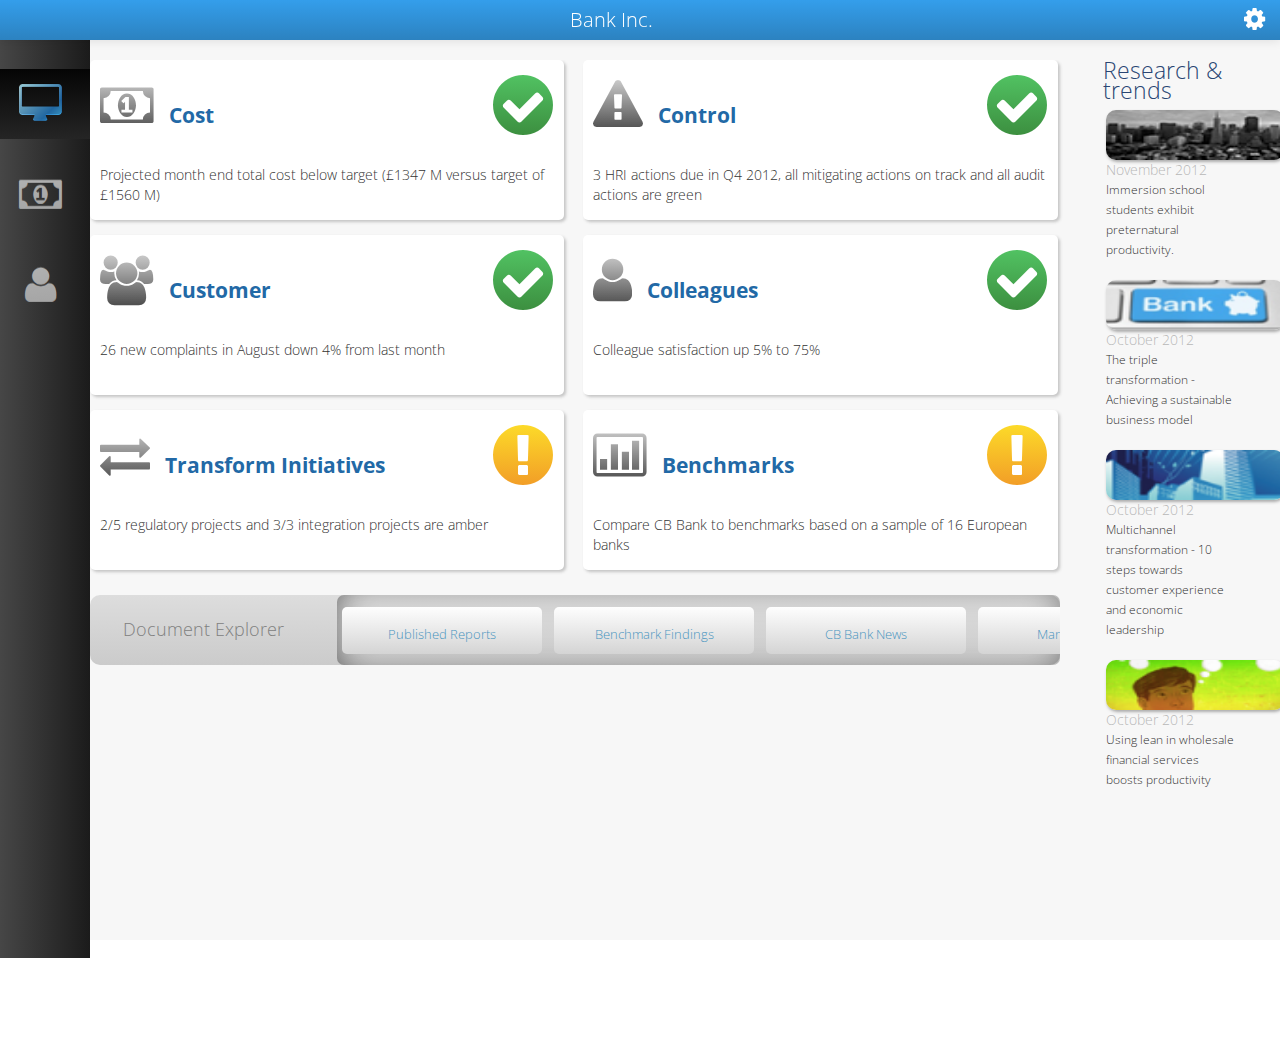
<file: app/index.html>
<!doctype html>
<html lang="en" ng-app="McApp">
<head>
  <link href='http://fonts.googleapis.com/css?family=Open+Sans:400,300' rel='stylesheet' type='text/css'>
  <meta charset="utf-8">
  <title>My AngularJS App</title>
  <link rel="stylesheet" href="css/bootstrap.min.css"/>
  <link rel="stylesheet" href="css/font-awesome.css"/>
  <link rel="stylesheet" href="css/app.css"/>
  <link rel="stylesheet" href="css/partial-headcount.css">
  <link rel="stylesheet" href="css/capacity_tab.css"/>
  <link rel="stylesheet" href="css/colleagues_tab.css">
</head>
<body>
    <div class="navbar navbar-fixed-top">
      <div class="navbar-inner">
        <div class="container-fluid">
          <a class="brand" href="#">Bank Inc.</a>
          <a class="cog" href="#">
            <i class="icon-cog"></i>
          </a>
        </div>
      </div>
    </div>

    <div class="container-fluid nospace">
      <div class="row-fluid nospace tall">
        <div class="span1">
          <div class="sidebar-nav">
            <ul class="nav nav-list">
              <li class="active"><a href="index.html#/home"><i class="icon-desktop"></i></a></li>
              <li><a href="index.html#/cost"><i class="icon-money"></i></a></li>
              <li><a href="index.html#/colleagues"><i class="icon-user"></i></a></li>
            </ul>
          </div><!--/. -->
        </div><!--/span-->
        <div class="span11">
          <div ng-view class="views" ng-controller="HomeFragmentController"></div>
        </div><!--/span-->
      </div><!--/row-->

    </div><!--/.fluid-container-->







  <script src="lib/d3.v3.js"></script>
  <script src="lib/jquery-1.9.1.min.js"></script>
  <script src="lib/highcharts.js"></script>
  <script src="lib/underscore.js"></script>
  <script src="lib/angular/angular.js"></script>
  <script src="js/filters.js"></script>
  <script src="js/app.js"></script>
  <script src="js/services.js"></script>
  <script src="js/controllers.js"></script>
  <script src="js/directives.js"></script>
  <script src="lib/angular/angular-resource.js"></script>
  <script>
    $('.nav-list li').on('click', function(e){
      $('.active').removeClass('active');
      $(this).addClass('active');
    });
  </script
</body>
</html>
</file>
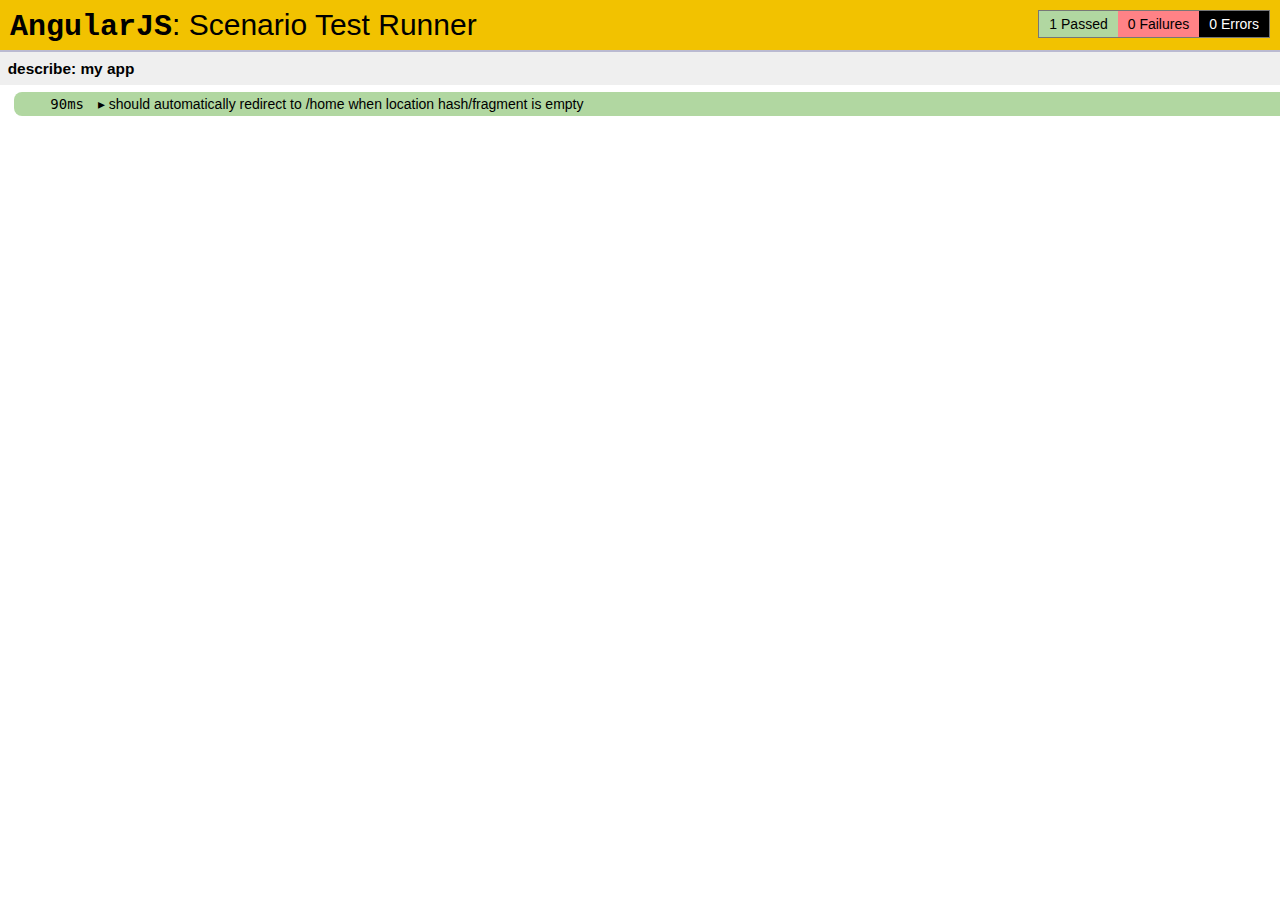
<file: test/e2e/runner.html>
<!doctype html>
<html lang="en">
  <head>
    <title>End2end Test Runner</title>
    <script src="../lib/angular/angular-scenario.js" ng-autotest></script>
    <script src="scenarios.js"></script>
  </head>
  <body>
  </body>
</html>
</file>
<file: app/css/app.css>
/* app css stylesheet */

html{
  overflow: hidden;
}

html,body,.row-fluid.tall,.container-fluid, .span1,.span11, .sidebar-nav{
  height: 100%;
  font-family: 'Open Sans', sans-serif;
  font-weight: 300;
}
body {
  margin-top: 40px;
}
.sidebar-nav {
  padding: 9px 0;
  background: -webkit-linear-gradient(left, rgba(38,38,38,0.85) 0%,rgba(27,27,27,1) 100%);
}
.menu {
  list-style: none;
  border-bottom: 0.1em solid black;
  margin-bottom: 2em;
  padding: 0 0 0.5em;
}

.menu:before {
  content: "[";
}

.menu:after {
  content: "]";
}

.menu > li {
  display: inline;
}

.menu > li:before {
  content: "|";
  padding-right: 0.3em;
}

.menu > li:nth-child(1):before {
  content: "";
  padding: 0;
}

.navbar a.brand{
  margin-left:43%;
  color: white;
  text-shadow: none;
}

.nav-list > li > a{
  padding: 15px;
}


.navbar-inner{
  border:none;
  background-image: -webkit-gradient(linear,0 0,0 100%,from(#349EEB),to(#2C82C0));
}

.container-fluid.nospace{
  padding: 0;
}

.row-fluid.nospace > [class*="span"]{
  margin-left: 0px;
}

.navbar a.cog{
  font-size: 25px;
  color: white;
  float: right;
  margin-top: 7px;
  margin-right: 15px;
}

ul.nav.nav-list [class^="icon-"]::before,
ul.nav.nav-list [class*=" icon-"]::before, .grayIcon::before {
  background: -webkit-linear-gradient(top, rgba(148,148,148,0.5) 0%,rgba(76,76,76,1) 100%);
  -webkit-background-clip: text;
  -webkit-text-fill-color: transparent;
  display: initial;  reset Font Awesome's display:inline-block
}



ul.nav.nav-list li.active [class^="icon-"]::before,
ul.nav.nav-list li.active [class*=" icon-"]::before {
  background: -webkit-linear-gradient(-45deg, rgba(184,242,253,1) 0%,rgba(41,127,198,1) 70%,rgba(81,204,250,1) 100%);
  -webkit-background-clip: text;
  -webkit-text-fill-color: transparent;
  display: initial; /* reset Font Awesome's display:inline-block */
}

.span1{
  width: 7%!important;
}

.views{
  margin-top:20px;
  overflow: hidden;
}

.span11{
  width: 93%!important;
  background-color: #F7F7F7;
}

ul.nav.nav-list li{
  font-size: 40px;
  margin-top: 20px;
}


ul.nav.nav-list li.active a{
  background: -webkit-gradient(linear,0 0,0 100%,from(#050505),to(#252525));
}

.dashBoardBox{
  background: white;
  border-radius: 5px;
  box-shadow: 2px 2px 3px rgba(84,84,84,0.3);
  height: 160px;
  margin-right: 2%;
  margin-left: 0!important;
}

.dashBoardBox:nth-child(n+3){
  margin-top: 1.5%;
}

.row-fluid .span6{
  width:48%;
}

.footer-scroll{
  height: 70px;
  margin-right: 20px;
  background: -webkit-linear-gradient(top, rgba(221,221,221,1) 0%,rgba(203,203,203,1) 100%);
  border-radius: 10px;
  margin-top: 25px;
}

.footer-scroll > .span9{
  box-shadow: inset -11px 0px 37px -17px rgba(1, 1, 1, 0.5), inset 25px 0px 37px -27px rgba(1,1,1,0.5);
  padding-left: 5px;
  padding-right: 15px;
  height: 100%;
  border-radius: 7px;
}

.footerlabel{
  text-align: center;
  margin-top: 24px;
  font-size: 18px;
  color: grey;
}
.footer-scroll .span12{
  overflow-x: scroll;
  max-height: 60px;
  width: 150%;
}

.dashBoardBox i.bigicon{
  margin-right: 15px;
  color: #8A8A8A;
  font-size: 50px;
}

.dashBoardBox h2,h3{
  color: #2269A6;
  font-size: 21px;
}

.dashBoardBox .row-fluid [class*="span"]{
  padding:  10px;
}

.dashBoardBox i.icon-ok-sign, .dashBoardBox i.icon-exclamation-sign{
  float: right;
  font-size: 70px;
  padding-right: 1%;
}

i.icon-exclamation-sign::before {
  background: -webkit-linear-gradient(top, rgba(253,223,41,1) 0%,rgba(241,152,39,1) 100%);
  -webkit-background-clip: text;
  -webkit-text-fill-color: transparent;
  display: initial; /* reset Font Awesome's display:inline-block */
}
i.icon-ok-sign::before {
  background: -webkit-linear-gradient(top, rgba(83,198,101,1) 0%,rgba(58,138,60,1) 100%);
  -webkit-background-clip: text;
  -webkit-text-fill-color: transparent;
  display: initial; /* reset Font Awesome's display:inline-block */
}
i.icon-remove-sign::before {
  background: -webkit-linear-gradient(top, #E63842,#D02A21 100%);
  -webkit-background-clip: text;
  -webkit-text-fill-color: transparent;
  display: initial; /* reset Font Awesome's display:inline-block */
}

.span2 >div > p{
  font-size: 23px;
  color: #294673;
}

.sidebarright.row-fluid .picture{
  width: 100%;
  height: 50px;
  border-radius: 10px;
  box-shadow: 1px 2px 3px rgba(100,100,100,0.5);
  cursor: pointer;
}
.sidebarright .span12{
  margin-bottom: 20px;
}

.sideBarWrap{
  overflow-y:scroll;
  overflow-x:visible;
  max-height: 620px;
}
.sidebarright.row-fluid{
  height: 1000px;
}

.footerDoc{
  color: #4995BF;
  padding-top: 1%;
  text-align: center;
  width: 200px;
  font-size: 13px;
  background: -webkit-linear-gradient(top, #FEFEFE 0%,#D4D4D4 100%);
  border-radius: 5px;
  height: 30px;
  margin-top: 12px;
  margin-right: 12px;
  cursor: pointer;
}

.span9::-webkit-scrollbar {
    display: none;
}

::-webkit-scrollbar{
  display: none;
}

/*******************************
Styles for cost.html partial
************************/
.boxHeader{
  color: #367FB2;
  background: -webkit-linear-gradient(top, #EFEFEF 0%,#E1E1E1 100%);
  padding: 15px;
  font-size: 18px;
  box-shadow:0px 3px 20px -10px black;
  border-bottom: 2px solid #B8B8B8;
}

.boxHeader i{
  font-size: 20px;
}

.box{
  background: white;
  display: table;
  width: 100%;
  overflow: hidden;
  margin-bottom: 2%;
  box-shadow: 1px 1px 10px 1px rgba(0,0,0,0.2);
}
.boxItem{
  float: left;
  padding: 15px;
  box-shadow:24px 0px 76px -33px;
  min-height: 115px!important;
}
.boxItem .title{
  font-weight: bold;
  color: #535353;
  font-size: 18px;
}
.boxItem .date{
  color: #959595;
  font-size: 17px;
  border-bottom: 2px solid rgba(0,0,0,0.1);
  margin-bottom: 5px;
}
.boxItem .amount{
  font-size: 40px;
  line-height: 40px;
  margin-bottom: 5px;
}
.boxItem .target{
  font-size: 14px;
}



/******/


.fragment {
    position: relative;
    -moz-transition-property: left;
    -o-transition-property: left;
    -webkit-transition-property: left;
    transition-property: left;
    -moz-transition-duration: 0.5s;
    -o-transition-duration: 0.5s;
    -webkit-transition-duration: 0.5s;
    transition-duration: 0.5s
}

.fragment:not(.blah) {
    left: 1500px;
}

.fragment.blah {
    left: 0px;
}

.container-fluid {
  padding: 0 0;
}

.container-fluid.fragment.blah {
  margin-left: 20px;
  margin-right: 20px;
}
</file>
<file: app/css/partial-headcount.css>
.summary {
	width: 100px;
}

.greenish {
	color: MediumSeaGreen;
}

.heatTable {
  border-collapse: separate;
  border-spacing: 3px;
}

.horBox {
  color: white;
  width: 60px;
  padding: 3px 10px 3px 10px;
  text-align: center;
  border-width: 2px;
  border-color: white;
  font-weight: 400;
}

.varPer {
  width: 150px;
}

.rightBtnGrp {
  width: 150px;
  height: 40px;
  text-align: left;
}

#containerLeft {
  min-width: 300px;
  height: 400px;
  margin: 0 auto;
}

#containerRight {
  min-width: 300px;
  height: 400px;
  margin: 0 auto;
}

.heatTable {
}

.GOclass {
}

.BUBclass {
}

.bar.positive {
  fill: MediumSeaGreen;
}

.bar.negative {
  fill: Crimson;
}

.axis text {
  font: 10px sans-serif;
}

.axis path,
.axis line {
  fill: none;
  stroke: #000;
  shape-rendering: crispEdges;
}

.rev-h3 {
  font-weight: normal;
}
</file>
<file: app/css/capacity_tab.css>
.target-volume, .actual-volume {
  overflow-x: scroll;
  overflow-y: hidden;
  height: 490px;
}

.span5.target-volume, .span5.actual-volume {
  width: 46%;
}

.span5.target-volume {
  margin-left: 30px !important;
}

.span5.offset1.actual-volume {
  margin-left: 2% !important;
}

.span5.target-volume, .span5.actual-volume {
  margin-top: 10px;
  -webkit-box-shadow: 8px 0px 1px -6px #CFCFCF;
  -moz-box-shadow:    8px 0px 1px -6px #CFCFCF;
  box-shadow:         8px 0px 1px -6px #CFCFCF;
  -moz-border-radius:    0px;
  -webkit-border-radius: 10px 10px 0px 0px;
  border-radius:         10px 10px 0px 0px;
}

.chart-title {
  display: inline;
}

.volume-chart-title-text, .actual-chart-title-text {
  position: absolute;
  margin: 30px 0 0 4%;
  z-index: 10;
  font-size: 1.5em;
  font-weight: 300;
}

.actual-chart-title-text {
  margin-left: 49%;
}

.capacity.icon-eye-open, .capacity.icon-eye-close {
  position: absolute;
  padding: 8px;
  margin: 18px 0 0 40%;
  z-index: 10;
  font-size: 2em;
  color: gray;
}

.capacity.icon-eye-close {
  border: 1px solid lightgray;
  -webkit-border-radius: 5px;
  -moz-border-radius:    5px;
  border-radius:         5px;
  -webkit-box-shadow: 0 1px 3px rgba(0, 0, 0, 0.6);
  -moz-box-shadow:    0 1px 3px rgba(0, 0, 0, 0.6);
  box-shadow:         0 1px 3px rgba(0, 0, 0, 0.6);
  cursor: pointer;
}

.capacity.actual.icon-eye-open, .capacity.actual.icon-eye-close {
  margin-left: 84%;
}

.capacity.icon-eye-open {
  pointer-events: none;
}

.gray-out {
  opacity: 0.3;
}

/*
.actual-volume {
  overflow-x: scroll;
  overflow-y: hidden;
  height: 500px;
}*/

.blue-bar {
  background-image: -webkit-gradient(linear, 0 0, 0 100%, from(#349EEB), to(#2C82C0));
  margin-bottom: 10px;
}

.arrow-up {
  position: absolute;
  width: 0;
  height: 0;
  border-left:   20px solid transparent;
  border-right:  20px solid transparent;
  border-bottom: 20px solid #349EEB;
  /*border-bottom: 20px solid red;*/
  margin-top: -15px;
}

.arrow-up.offset2 {
  margin-left: 22% !important;
}

.arrow-up.offset7 {
  margin-left: 68% !important;
}

.blue-bar-text {
  color: white;
  padding: 5px;
  margin: 7px 10px;
}

.row .difference {
  display: inline;
}

/* Column Totals Styles */

.show-totals {
  display: none;
}

.target-column-totals, .actual-column-totals {
  margin: 10px 0 0 15px;
}

.span1.difference {
  width: 10%!important;
  /*margin-right: 0px;*/
}

.column {
  color: #349EEB;
  border-bottom: solid 2px lightgray;
}

.average {
  font-size: 2em;
  font-weight: 300;
}

.average.green {
  color: green;
}

.average.yellow {
  color: gold;
}

.average.red {
  color: red;
}

.diff {
  font-size: 0.9em;
}

.capacity.mark-tick:before {
  content: "\2713";
  color: green;
  font-size: 1.2em;
  font-weight: bold;
}

.capacity.mark-exclamation:before {
  content: "\0021";
  color: gold;
  font-size: 1.2em;
  font-weight: bold;
  margin-left: 0;
}

.capacity.mark-cross:before {
  content: "\00D7";
  color: red;
  font-size: 1.5em;
  font-weight: bold;
  vertical-align: top;
}
</file>
<file: app/css/colleagues_tab.css>
.scatter-colleagues {
	float: left;
  height: 400px;
  margin: 0 0 20px 20px;
}

.mark-exclamation:before {
  content: "\0021";
  color: green;
  font-size: 1.2em;
  font-weight: bold;
  margin-left: 17px;
}

.column {
  padding: 5px;
  font-size: 1.2em;
}

.uparrow:before {
  content: "\2191";
  color: red;
  font-size: 1.2em;
  font-weight: bold;
  margin-left: 14px;
}

.percent {
	font-size: 2.2em;
	color: green;
  margin-bottom: 15px;
  margin-left: 14px;
}

.stack-colleagues, #stackbar-colleagues2 {
  height: 280px;
  width: 500px;
}

.bar-container {
  margin-left: 0px;
}

.footer-container {
  width: 622px;
  margin-left: 21px;
  position: absolute;
  top: 560px;
}

#sickness{
  margin-left: 4%;
}
#boxHeader, .scatter-colleagues, .bar-container, #sickness, #attrition {
  border: 1px solid lightgray;
  border-radius: 5px;
  box-shadow: 0 1px 3px rgba(0, 0, 0, 0.6);
}

.boxHeader.colleagues {
  margin-left: 20px;
}

.boxHeader {
  font-size: 1.5em;
}

.bar-container, #boxHeader {
  margin-top: 25px;
}
</file>
